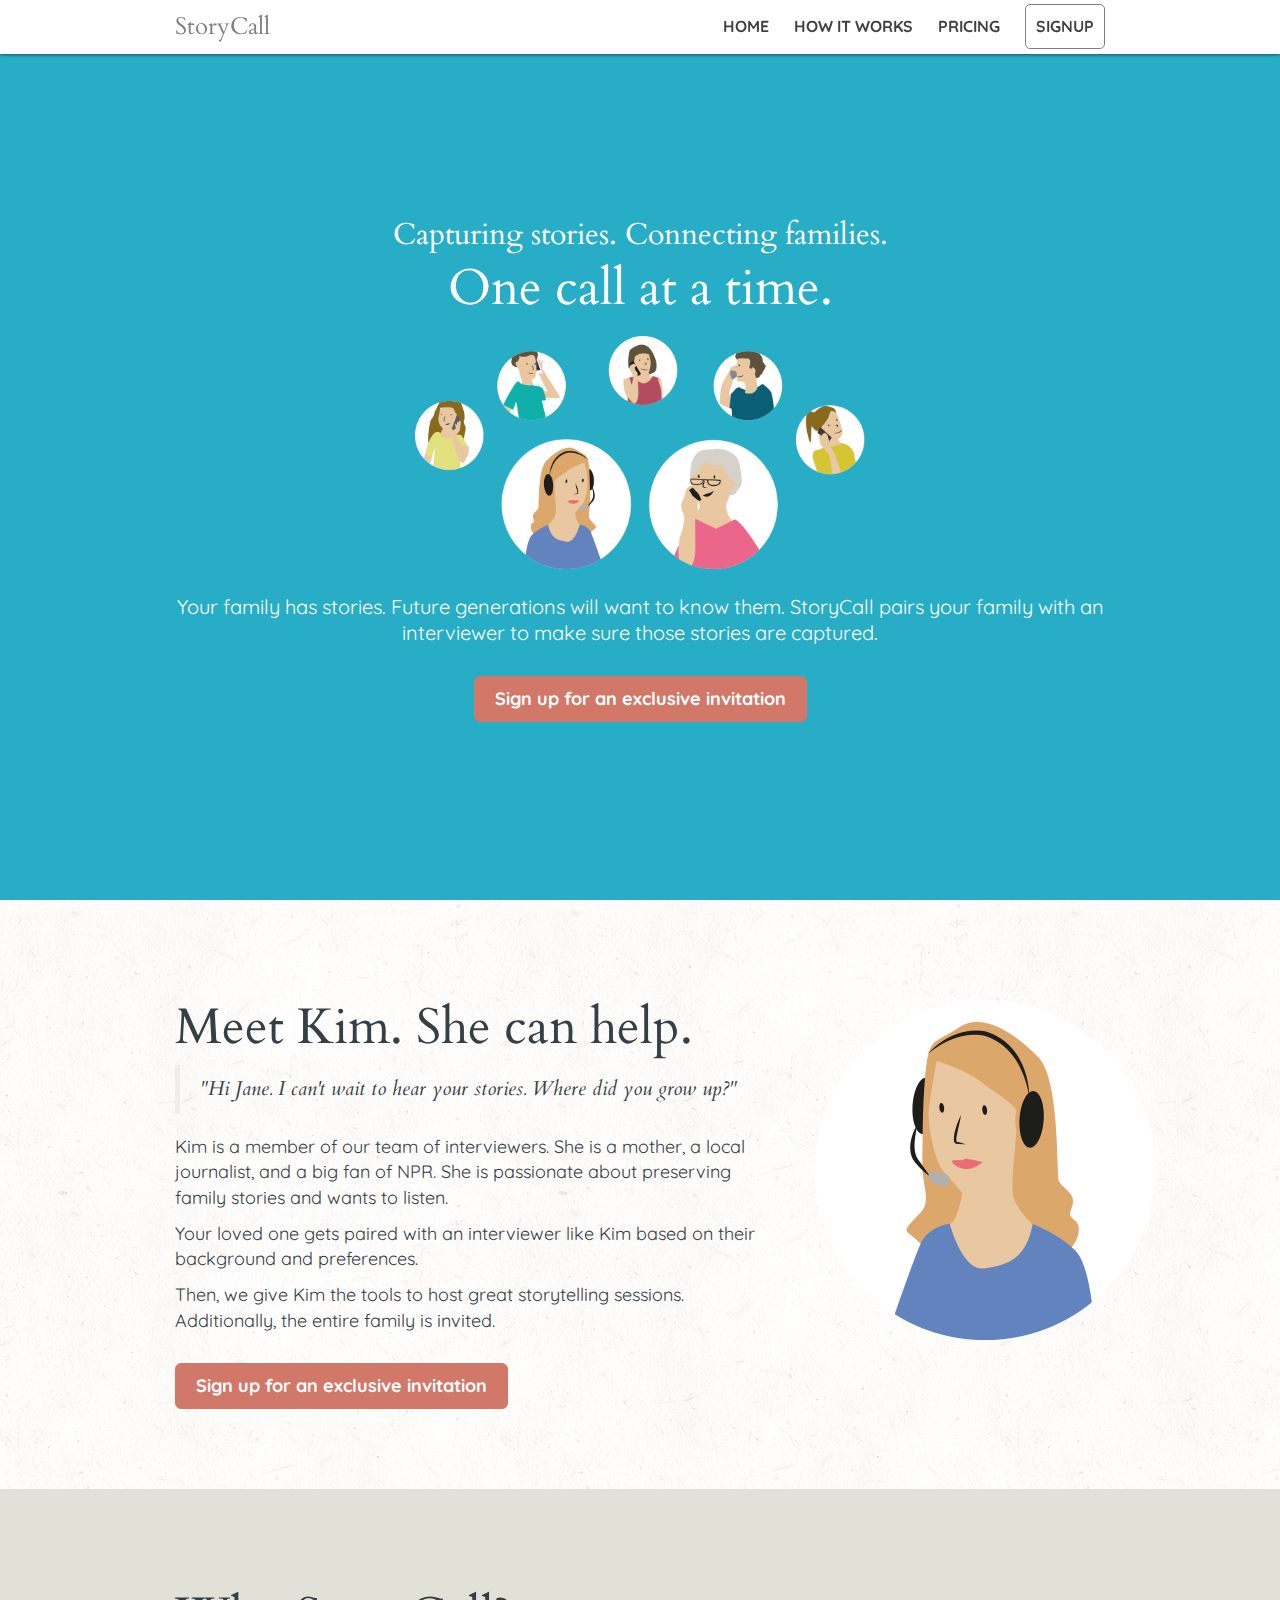
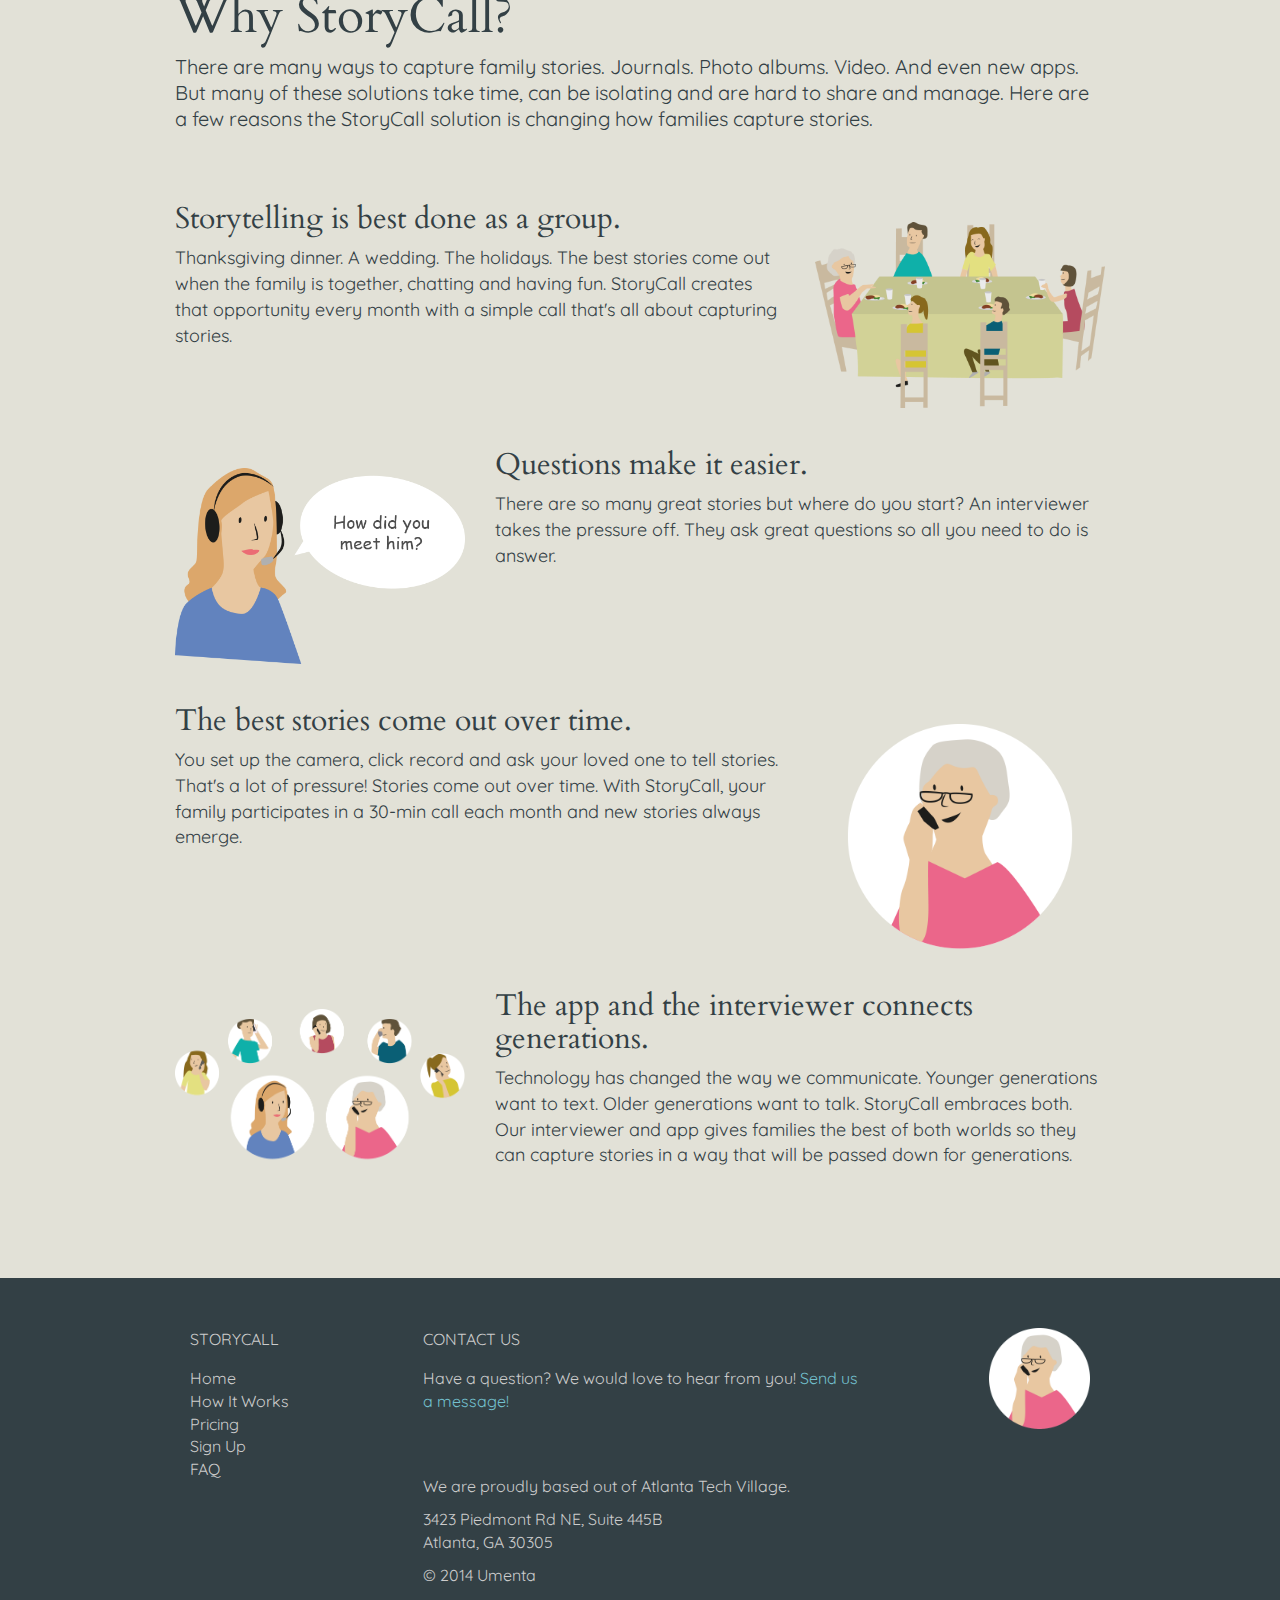
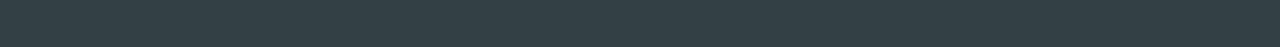
<file: flow-mktg/index.html>
<!DOCTYPE html>
<html lang="en">
  <head>
    <meta charset="utf-8">
    <meta http-equiv="X-UA-Compatible" content="IE=edge">
    <meta name="viewport" content="width=device-width, initial-scale=1">
    <meta name="description" content="">
    <meta name="author" content="">
    <link rel="shortcut icon" href="assets/ico/favicon.ico">
    <title>StoryCall</title>
    <!-- Google Web Fonts-->
    <link href="http://fonts.googleapis.com/css?family=Cardo:400,400italic,700" rel="stylesheet" type="text/css">
    <link href="http://fonts.googleapis.com/css?family=Quicksand" rel="stylesheet" type="text/css">
    <!-- Mailchimp styles-->
    <link href="http://cdn-images.mailchimp.com/embedcode/classic-081711.css" rel="stylesheet" type="text/css">
    <!-- Custom styles for this template-->
    <link href="css/common.css" rel="stylesheet">
    <!-- Font Awesome for Bootstrap-->
    <link href="css/font-awesome.min.css" rel="stylesheet">
  </head>
  <body>
    <div class="masthead">
      <div class="container">
        <h3 class="masthead-brand">StoryCall</h3>
        <ul class="nav masthead-nav">
          <li><a href="index.html">HOME</a></li>
          <li><a href="howitworks.html">HOW IT WORKS</a></li>
          <li><a href="pricing.html">PRICING</a></li>
          <li><a href="signup.html" class="nav-cta">SIGNUP</a></li>
        </ul>
      </div>
    </div>
    <section id="sectionCover" class="text-invert">
      <div class="site-wrapper">
        <div class="site-wrapper-inner">
          <div class="container">
            <h2>Capturing stories. Connecting families.</h2>
            <h1>One call at a time.</h1><img src="assets/family3.png">
            <p class="lead">Your family has stories. Future generations will want to know them. StoryCall pairs your family with an interviewer to make sure those stories are captured.</p><a href="signup.html" class="btn btn-lg btn-default">Sign up for an exclusive invitation</a>
          </div>
        </div>
      </div>
    </section>
    <section id="sectionKim">
      <div class="container"><img src="assets/interviewer.png" class="mobile">
        <div class="row">
          <div class="col-md-8 text-left">
            <h1>Meet Kim. She can help.</h1>
            <blockquote>"Hi Jane. I can't wait to hear your stories. Where did you grow up?"</blockquote>
            <p>Kim is a member of our team of interviewers. She is a mother, a local journalist, and a big fan of NPR. She is passionate about preserving family stories and wants to listen.</p>
            <p>Your loved one gets paired with an interviewer like Kim based on their background and preferences.</p>
            <p>Then, we give Kim the tools to host great storytelling sessions. Additionally, the entire family is invited.</p><a href="signup.html" class="btn btn-lg btn-default">Sign up for an exclusive invitation</a>
          </div>
          <div class="col-md-4"><img src="assets/interviewer.png" class="full"></div>
        </div>
      </div>
    </section>
    <section id="sectionWhy">
      <div class="container">
        <h1>Why StoryCall?</h1>
        <p class="lead">
          There are many ways to capture family stories. 
          Journals. Photo albums. Video. And even new apps. 
          But many of these solutions take time, can be isolating 
          and are hard to share and manage. Here are a few reasons 
          the StoryCall solution is changing how families capture 
          stories.
        </p>
        <div class="row">
          <div class="col-md-8">
            <h2>Storytelling is best done as a group.</h2>
            <p>
              Thanksgiving dinner. A wedding. The holidays. The 
              best stories come out when the family is together, 
              chatting and having fun. StoryCall creates that opportunity 
              every month with a simple call that's all about 
              capturing stories.
            </p>
          </div>
          <div class="col-md-4"><img src="assets/family-dinnertable.png"></div>
        </div>
        <div class="row">
          <div class="col-md-4 full"><img src="assets/interviewer-question.png"></div>
          <div class="col-md-8">
            <h2>Questions make it easier.</h2>
            <p>
              There are so many great stories but where do you 
              start? An interviewer takes the pressure off. They 
              ask great questions so all you need to do is answer.
            </p>
          </div>
          <div class="col-md-4 mobile"><img src="assets/interviewer-question.png"></div>
        </div>
        <div class="row">
          <div class="col-md-8">
            <h2>The best stories come out over time.</h2>
            <p>
              You set up the camera, click record and ask your loved 
              one to tell stories. That's a lot of pressure! Stories 
              come out over time. With StoryCall, your family participates 
              in a 30-min call each month and new stories always emerge.
            </p>
          </div>
          <div class="col-md-4"><img src="assets/grandma-wide.png"></div>
        </div>
        <div class="row">
          <div class="col-md-4 full"><img src="assets/family3.png"></div>
          <div class="col-md-8">
            <h2>The app and the interviewer connects generations.</h2>
            <p>
              Technology has changed the way we communicate. Younger 
              generations want to text. Older generations want to talk. 
              StoryCall embraces both. Our interviewer and app gives 
              families the best of both worlds so they can capture 
              stories in a way that will be passed down for generations.
            </p>
          </div>
          <div class="col-md-4 mobile"><img src="assets/family3.png"></div>
        </div>
      </div>
    </section>
    <div id="footer">
      <div class="container">
        <div class="row-fluid">
          <div class="col-md-3">
            <ul>
              <lh>STORYCALL</lh>
              <li><a href="index.html">Home</a></li>
              <li><a href="howitworks.html">How It Works</a></li>
              <li><a href="pricing.html">Pricing</a></li>
              <li><a href="signup.html">Sign Up</a></li>
              <li><a href="signup.html#sectionFAQ">FAQ</a></li>
            </ul>
          </div>
          <div class="col-md-6">
            <ul>
              <lh>CONTACT US</lh>
              <li class="contact">
                <p>Have a question? We would love to hear from you! <a href="https://umenta.wufoo.com/forms/z119c5i61opxo6v/" onclick="window.open(this.href,  null, 'height=517, width=680, toolbar=0, location=0, status=1, scrollbars=1, resizable=1'); return false">Send us a message!</a></p>
              </li>
            </ul></br>
            <p>We are proudly based out of <a href="http://www.atlantatechvillage.com">Atlanta Tech Village</a>.</p>
            <p>
              3423 Piedmont Rd NE, Suite 445B </br>
              Atlanta, GA 30305
            </p>
            <p>&copy; 2014 Umenta</p>
          </div>
          <div class="col-md-3 footer-brand"><img src="assets/grandma.png"></div>
        </div>
      </div>
    </div>
  </body>
</html>
</file>
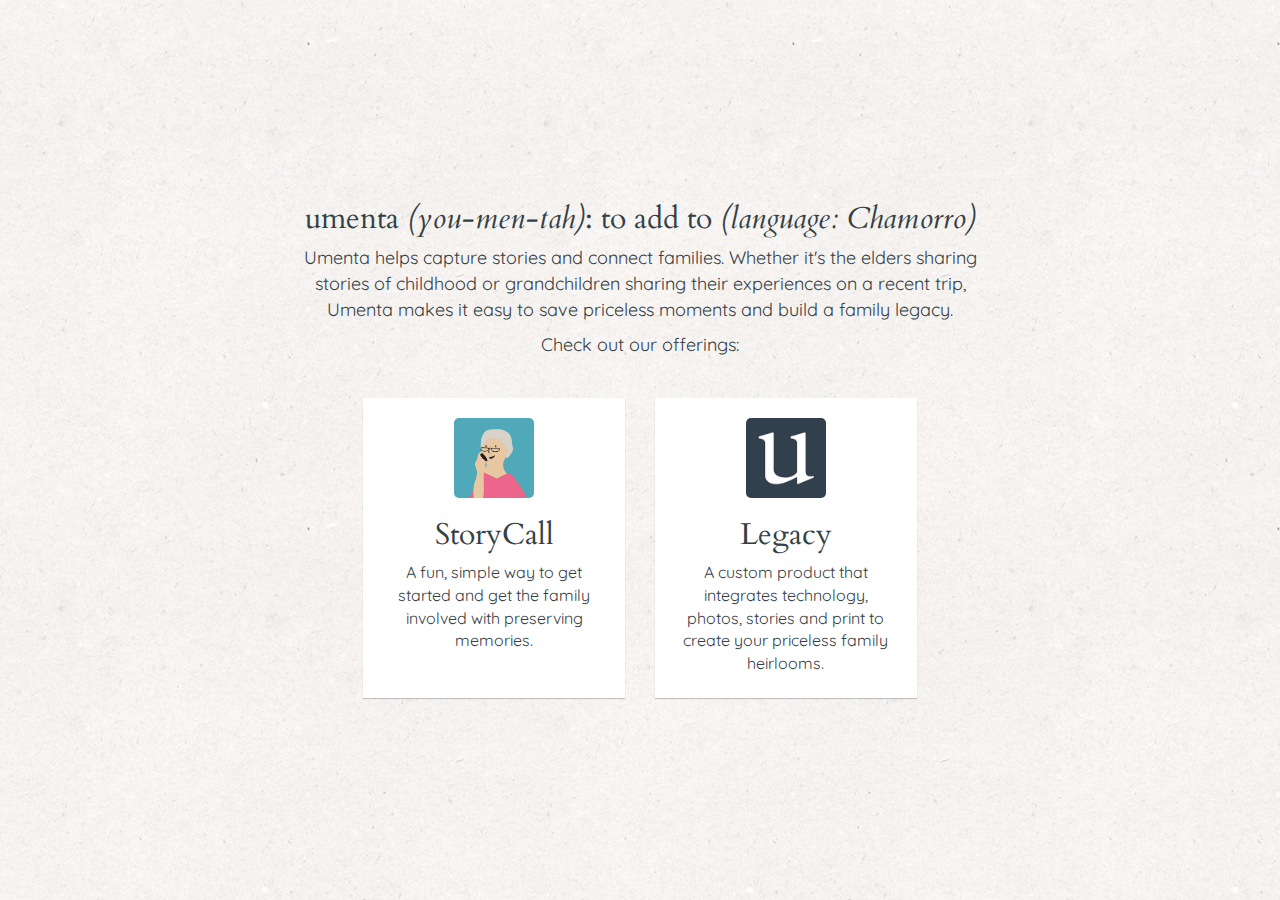
<file: home/index.html>
<!DOCTYPE html>
<html lang="en">
  <head>
    <meta charset="utf-8">
    <meta http-equiv="X-UA-Compatible" content="IE=edge">
    <meta name="viewport" content="width=device-width, initial-scale=1">
    <meta name="description" content="">
    <meta name="author" content="">
    <link rel="shortcut icon" href="assets/ico/favicon.ico">
    <title>Umenta</title>
    <!-- Google Web Fonts-->
    <link href="http://fonts.googleapis.com/css?family=Cardo:400,400italic,700" rel="stylesheet" type="text/css">
    <link href="http://fonts.googleapis.com/css?family=Quicksand" rel="stylesheet" type="text/css">
    <!-- Mailchimp styles-->
    <link href="http://cdn-images.mailchimp.com/embedcode/classic-081711.css" rel="stylesheet" type="text/css">
    <!-- Custom styles for this template-->
    <link href="css/common.css" rel="stylesheet">
    <!-- Font Awesome for Bootstrap-->
    <link href="css/font-awesome.min.css" rel="stylesheet">
  </head>
  <body>
    <div class="site-wrapper">
      <div class="site-wrapper-inner">
        <div class="description">
          <h2>umenta <em>(you-men-tah)</em>: to add to <em>(language: Chamorro)</em></h2>
          <p>
            Umenta helps capture stories and connect families. 
            Whether it's the elders sharing stories of childhood 
            or grandchildren sharing their experiences on a 
            recent trip, Umenta makes it easy to save priceless 
            moments and build a family legacy.
          </p>
          <p>Check out our offerings:</p>
        </div>
        <div class="row-fluid">
          <div class="col-md-1"></div>
          <div class="col-md-5"><a href="http://www.storycall.us" class="storycall"><img src="assets/grandma.jpg">
              <h2>StoryCall</h2>
              <p>
                A fun, simple way to get started and get the 
                family involved with preserving memories.
              </p></a></div>
          <div class="col-md-5"><a href="http://www.umenta.com" class="legacy"><img src="assets/u-400.jpg">
              <h2>Legacy</h2>
              <p>
                A custom product that integrates technology, 
                photos, stories and print to create your 
                priceless family heirlooms.
              </p></a></div>
          <div class="col-md-1"></div>
        </div>
      </div>
    </div>
  </body>
</html>
</file>
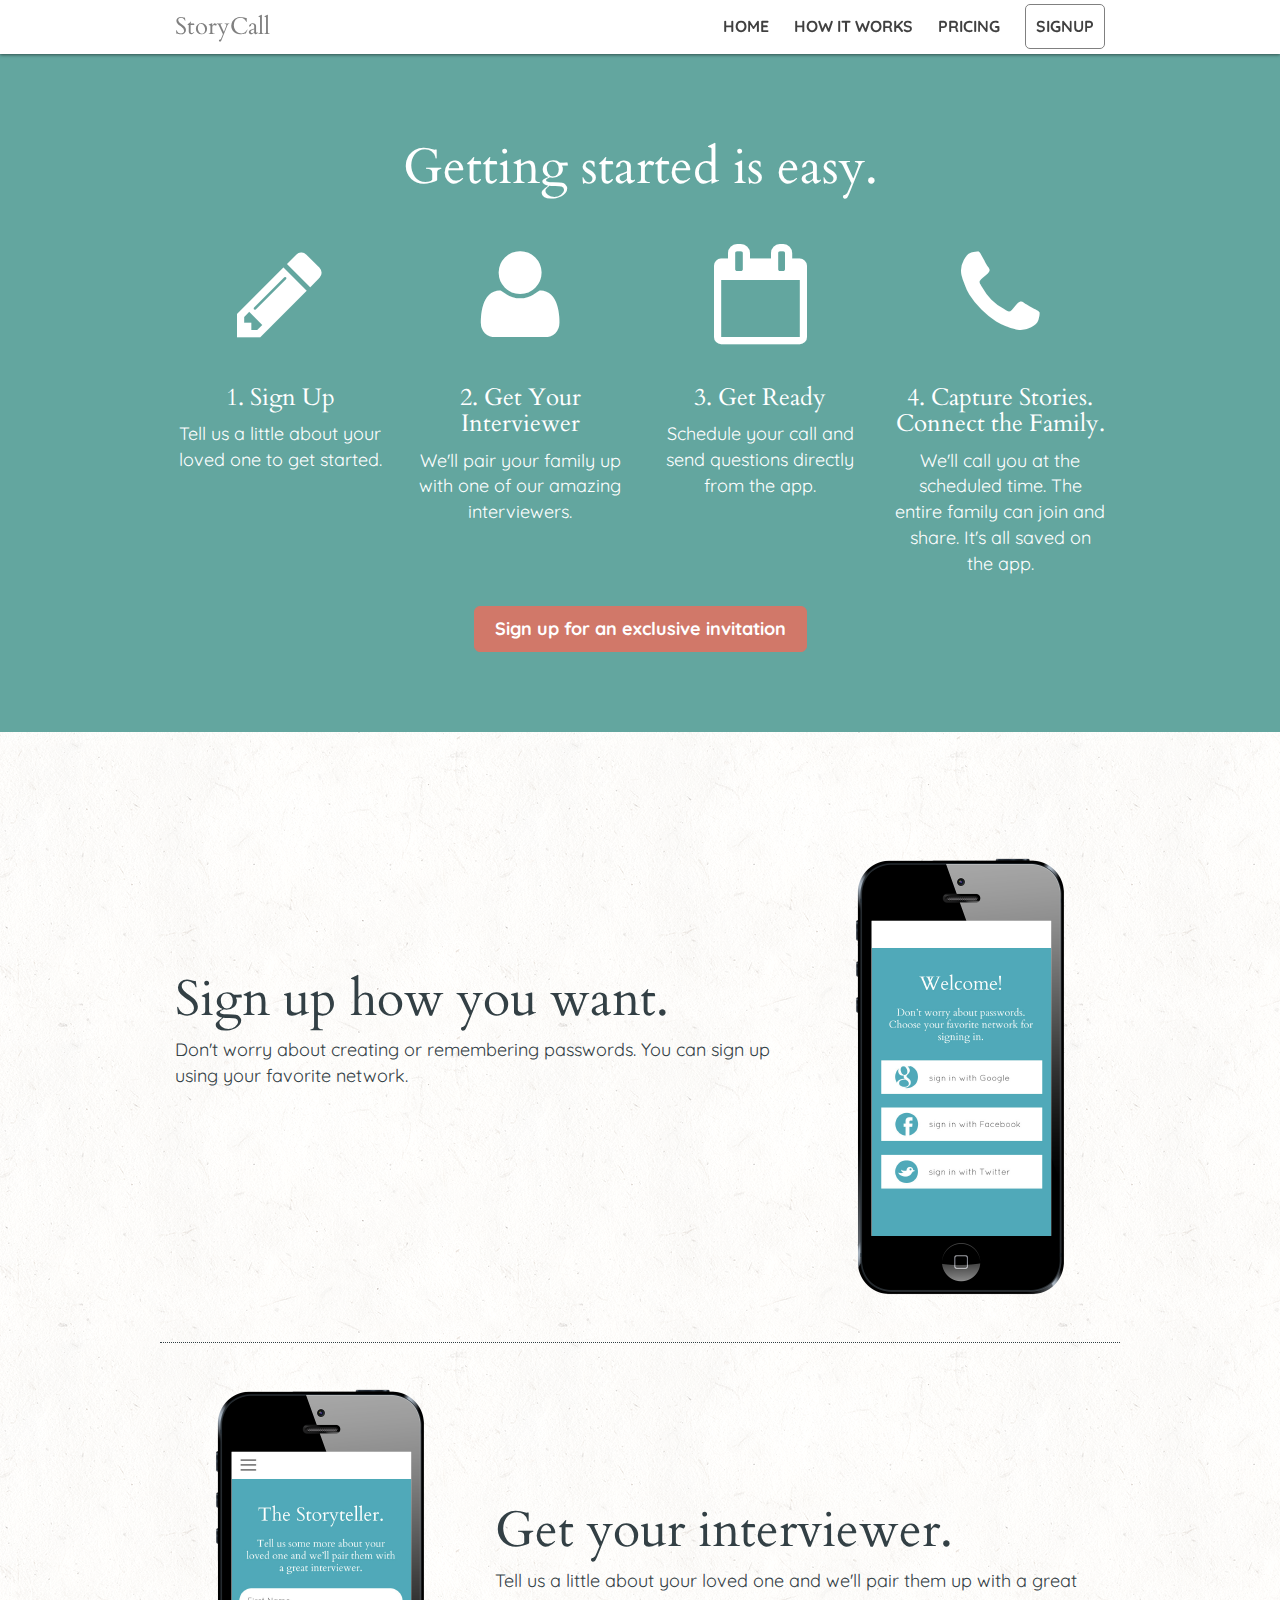
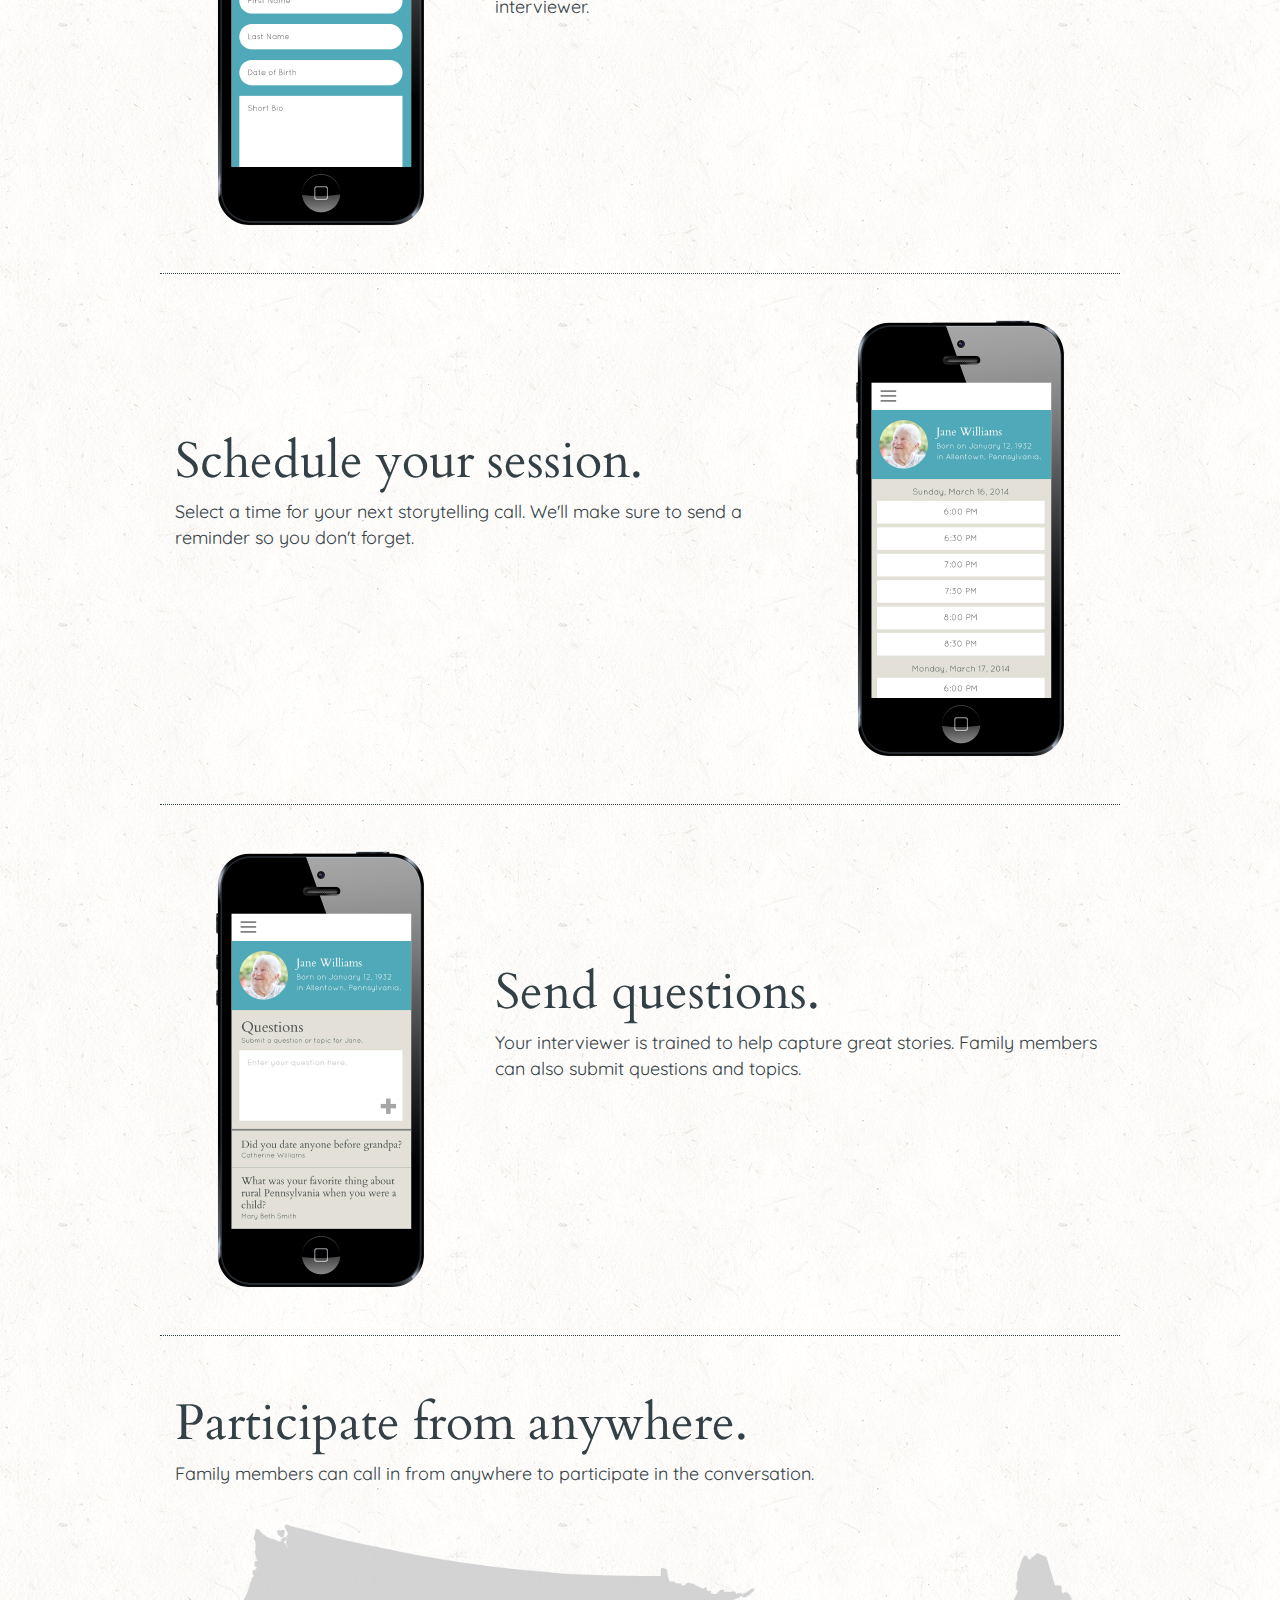
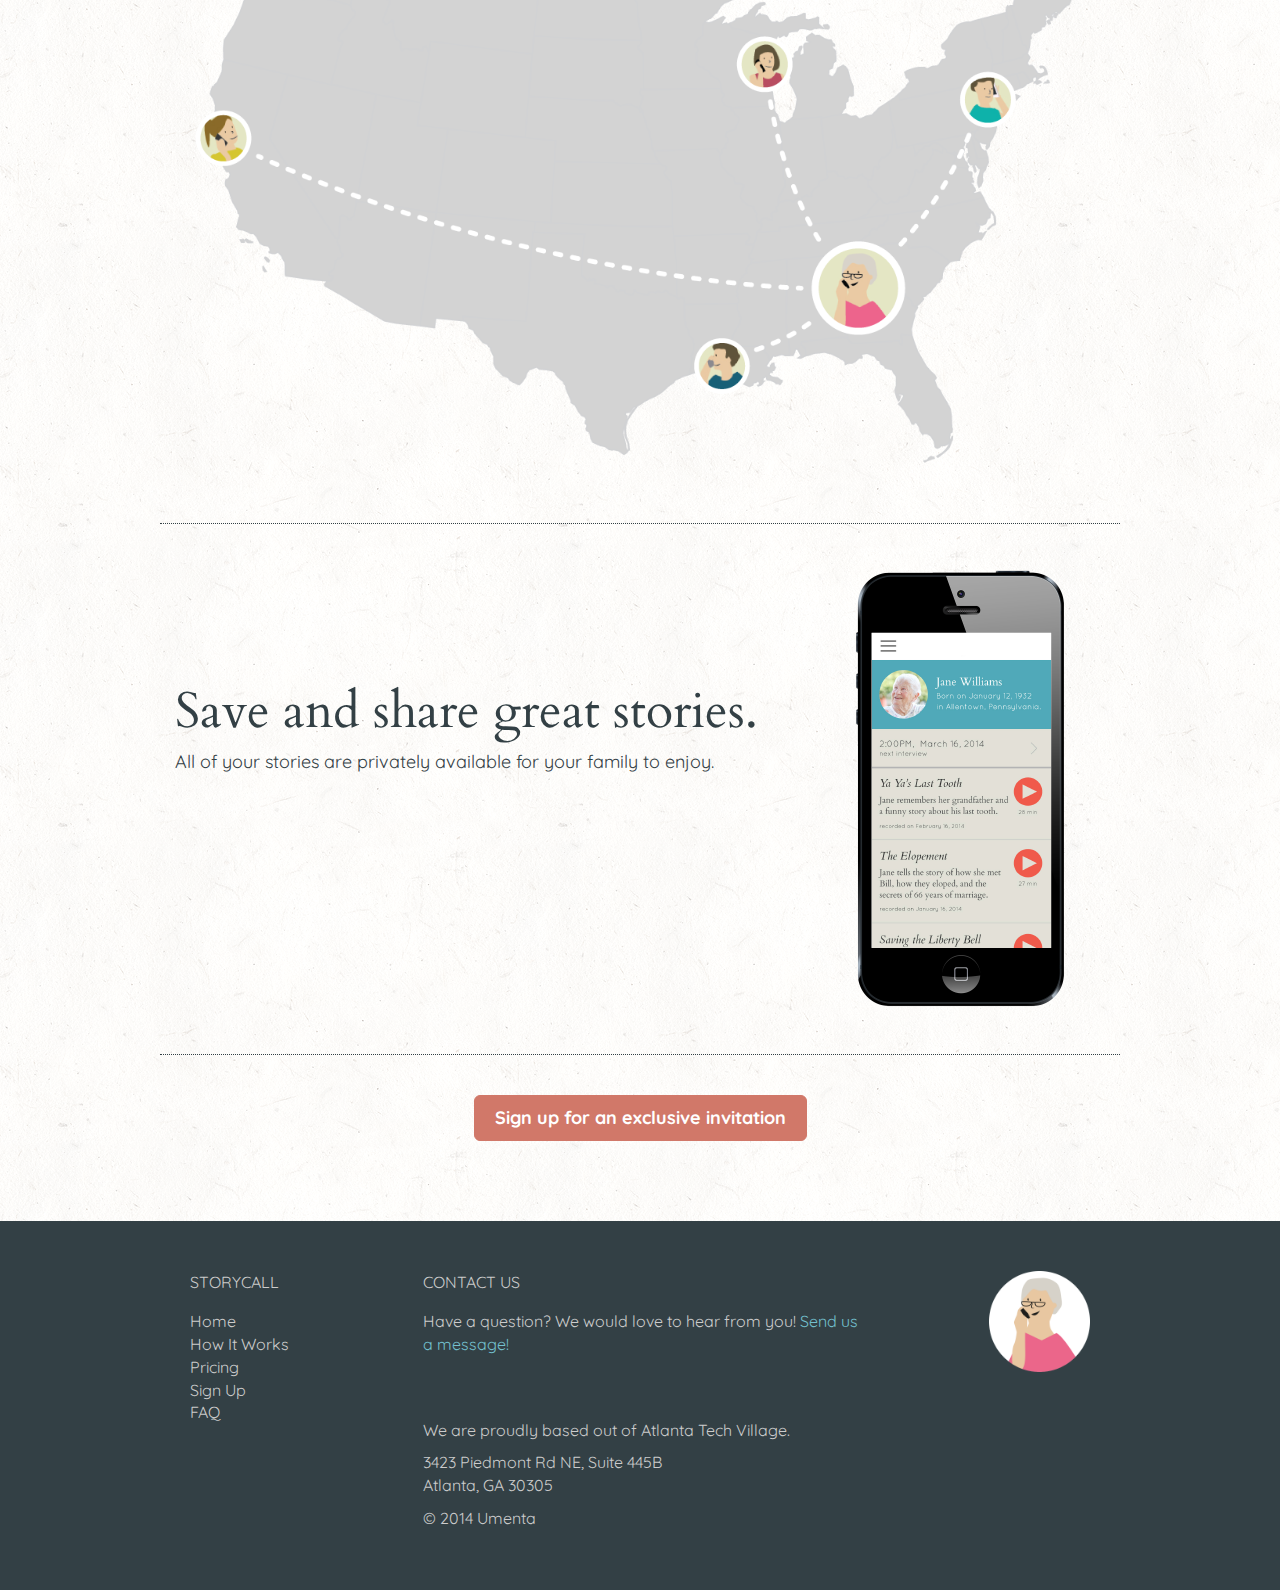
<file: flow-mktg/howitworks.html>
<!DOCTYPE html>
<html lang="en">
  <head>
    <meta charset="utf-8">
    <meta http-equiv="X-UA-Compatible" content="IE=edge">
    <meta name="viewport" content="width=device-width, initial-scale=1">
    <meta name="description" content="">
    <meta name="author" content="">
    <link rel="shortcut icon" href="assets/ico/favicon.ico">
    <title>StoryCall</title>
    <!-- Google Web Fonts-->
    <link href="http://fonts.googleapis.com/css?family=Cardo:400,400italic,700" rel="stylesheet" type="text/css">
    <link href="http://fonts.googleapis.com/css?family=Quicksand" rel="stylesheet" type="text/css">
    <!-- Mailchimp styles-->
    <link href="http://cdn-images.mailchimp.com/embedcode/classic-081711.css" rel="stylesheet" type="text/css">
    <!-- Custom styles for this template-->
    <link href="css/common.css" rel="stylesheet">
    <!-- Font Awesome for Bootstrap-->
    <link href="css/font-awesome.min.css" rel="stylesheet">
  </head>
  <body>
    <div class="masthead">
      <div class="container">
        <h3 class="masthead-brand">StoryCall</h3>
        <ul class="nav masthead-nav">
          <li><a href="index.html">HOME</a></li>
          <li><a href="howitworks.html">HOW IT WORKS</a></li>
          <li><a href="pricing.html">PRICING</a></li>
          <li><a href="signup.html" class="nav-cta">SIGNUP</a></li>
        </ul>
      </div>
    </div>
    <section id="sectionSteps" class="text-invert">
      <div class="container">
        <h1 class="section-lead">Getting started is easy.</h1>
        <div class="row">
          <div class="col-md-3"><i class="fa fa-pencil"></i>
            <h3>1. Sign Up</h3>
            <p>Tell us a little about your loved one to get started.</p>
          </div>
          <div class="col-md-3"><i class="fa fa-user"></i>
            <h3>2. Get Your Interviewer</h3>
            <p>We'll pair your family up with one of our amazing interviewers.</p>
          </div>
          <div class="col-md-3"><i class="fa fa-calendar-o"></i>
            <h3>3. Get Ready</h3>
            <p>Schedule your call and send questions directly from the app.</p>
          </div>
          <div class="col-md-3"><i class="fa fa-phone"></i>
            <h3>4. Capture Stories. Connect the Family.</h3>
            <p>We'll call you at the scheduled time. The entire family can join and share. It's all saved on the app.</p>
          </div>
        </div><a href="signup.html" class="btn btn-lg btn-default">Sign up for an exclusive invitation</a>
      </div>
    </section>
    <section id="sectionScreenshots">
      <div class="container">
        <div class="row">
          <div class="col-md-8">
            <h1>Sign up how you want.</h1>
            <p>Don't worry about creating or remembering passwords. You can sign up using your favorite network.</p>
          </div>
          <div class="col-md-4"><img src="assets/phone0.png"></div>
        </div>
        <div class="row">
          <div class="col-md-4 full"><img src="assets/phone1.png"></div>
          <div class="col-md-8">
            <h1>Get your interviewer.</h1>
            <p>Tell us a little about your loved one and we'll pair them up with a great interviewer.</p>
          </div>
          <div class="col-md-4 mobile"><img src="assets/phone1.png"></div>
        </div>
        <div class="row">
          <div class="col-md-8">
            <h1>Schedule your session.</h1>
            <p>Select a time for your next storytelling call. We'll make sure to send a reminder so you don't forget.</p>
          </div>
          <div class="col-md-4"><img src="assets/phone3.png"></div>
        </div>
        <div class="row">
          <div class="col-md-4 full"><img src="assets/phone2.png"></div>
          <div class="col-md-8">
            <h1>Send questions.</h1>
            <p>Your interviewer is trained to help capture great stories. Family members can also submit questions and topics.</p>
          </div>
          <div class="col-md-4 mobile"><img src="assets/phone2.png"></div>
        </div>
        <div class="row">
          <div class="col-md-12">
            <h1>Participate from anywhere.</h1>
            <p>Family members can call in from anywhere to participate in the conversation.</p><img src="assets/familymap.png">
          </div>
        </div>
        <div class="row">
          <div class="col-md-8">
            <h1>Save and share great stories.</h1>
            <p>All of your stories are privately available for your family to enjoy.</p>
          </div>
          <div class="col-md-4"><img src="assets/phone5.png"></div>
        </div>
        <div class="text-center"><a href="signup.html" class="btn btn-lg btn-default">Sign up for an exclusive invitation</a></div>
      </div>
    </section>
    <div id="footer">
      <div class="container">
        <div class="row-fluid">
          <div class="col-md-3">
            <ul>
              <lh>STORYCALL</lh>
              <li><a href="index.html">Home</a></li>
              <li><a href="howitworks.html">How It Works</a></li>
              <li><a href="pricing.html">Pricing</a></li>
              <li><a href="signup.html">Sign Up</a></li>
              <li><a href="signup.html#sectionFAQ">FAQ</a></li>
            </ul>
          </div>
          <div class="col-md-6">
            <ul>
              <lh>CONTACT US</lh>
              <li class="contact">
                <p>Have a question? We would love to hear from you! <a href="https://umenta.wufoo.com/forms/z119c5i61opxo6v/" onclick="window.open(this.href,  null, 'height=517, width=680, toolbar=0, location=0, status=1, scrollbars=1, resizable=1'); return false">Send us a message!</a></p>
              </li>
            </ul></br>
            <p>We are proudly based out of <a href="http://www.atlantatechvillage.com">Atlanta Tech Village</a>.</p>
            <p>
              3423 Piedmont Rd NE, Suite 445B </br>
              Atlanta, GA 30305
            </p>
            <p>&copy; 2014 Umenta</p>
          </div>
          <div class="col-md-3 footer-brand"><img src="assets/grandma.png"></div>
        </div>
      </div>
    </div>
  </body>
</html>
</file>
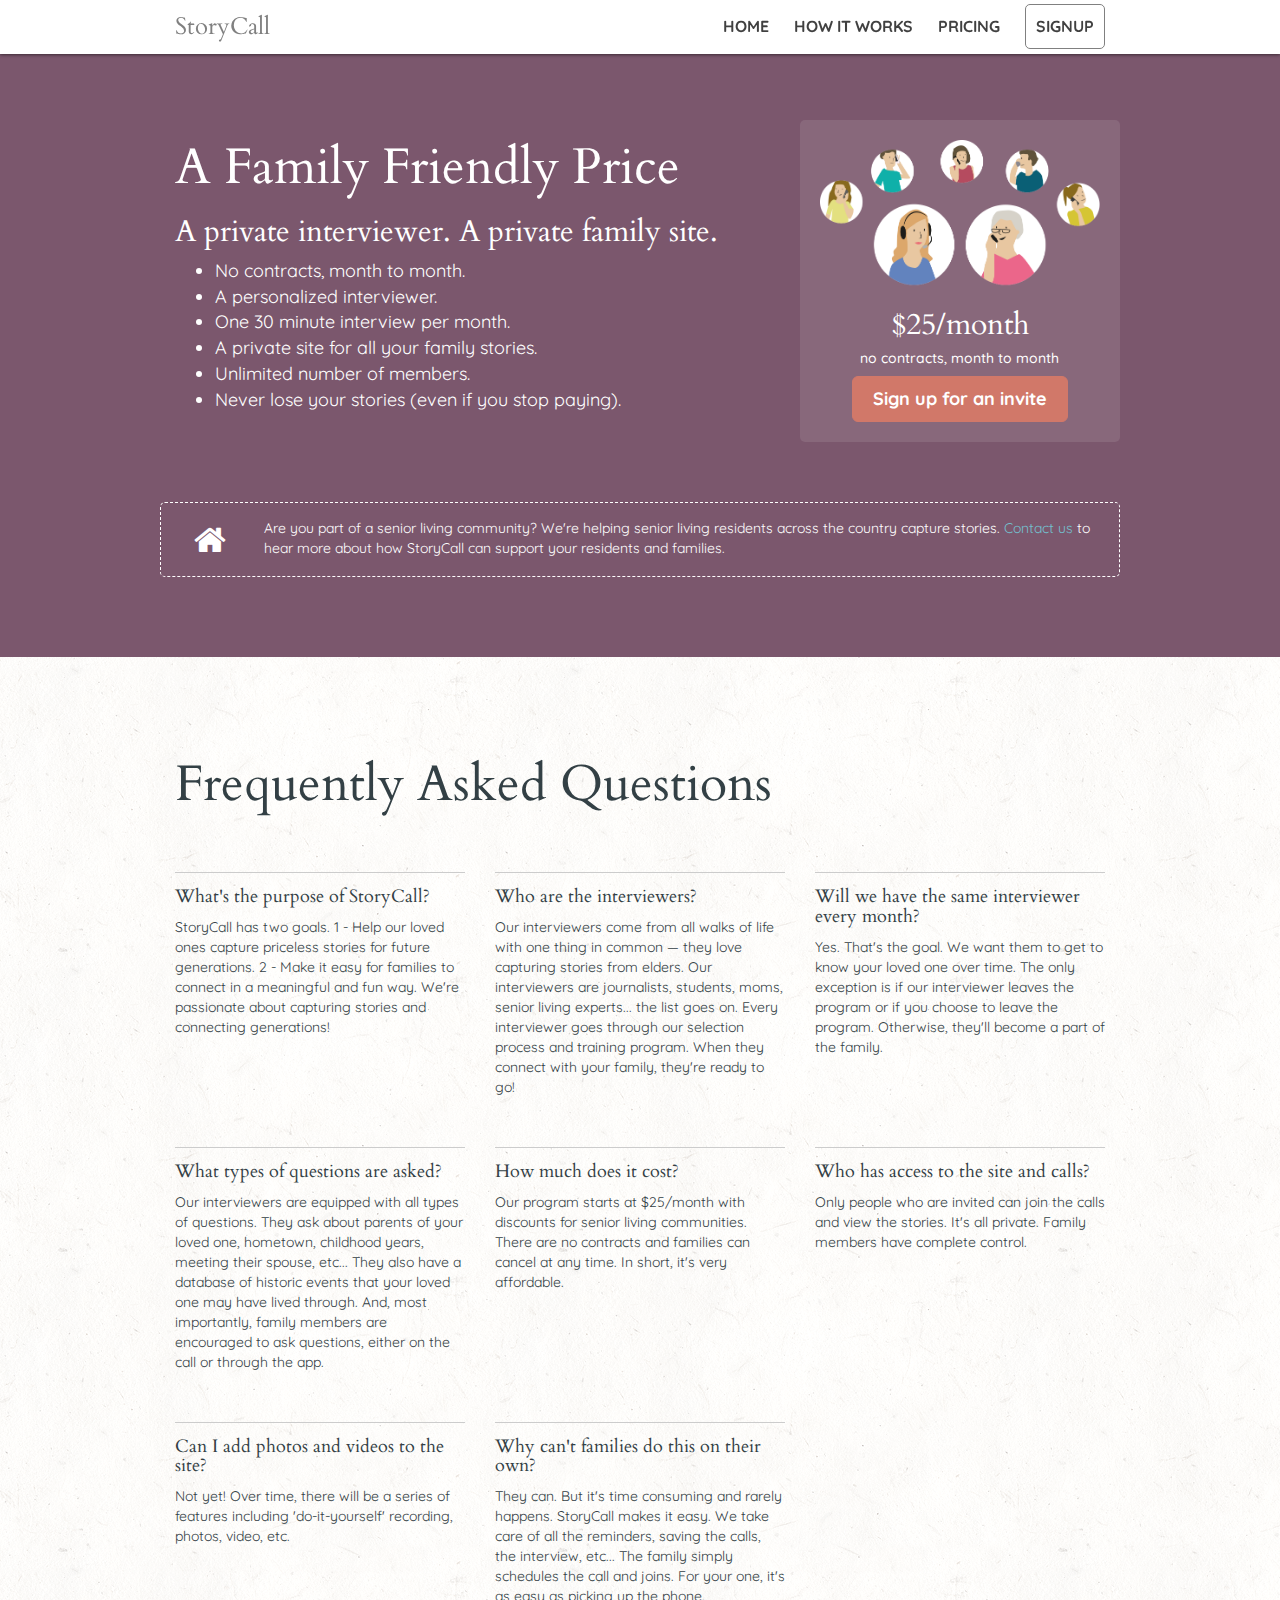
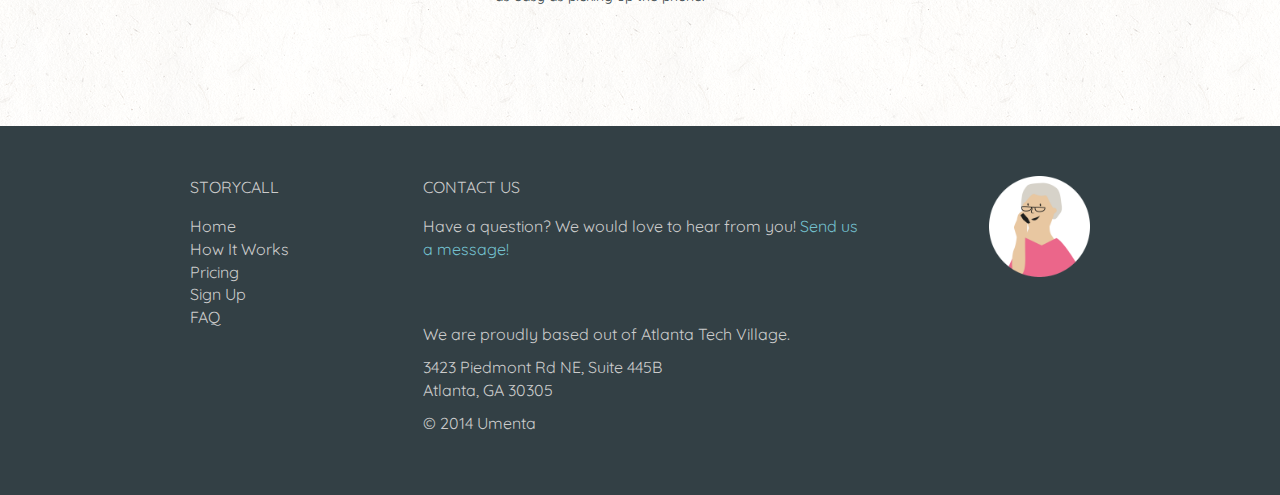
<file: flow-mktg/pricing.html>
<!DOCTYPE html>
<html lang="en">
  <head>
    <meta charset="utf-8">
    <meta http-equiv="X-UA-Compatible" content="IE=edge">
    <meta name="viewport" content="width=device-width, initial-scale=1">
    <meta name="description" content="">
    <meta name="author" content="">
    <link rel="shortcut icon" href="assets/ico/favicon.ico">
    <title>StoryCall</title>
    <!-- Google Web Fonts-->
    <link href="http://fonts.googleapis.com/css?family=Cardo:400,400italic,700" rel="stylesheet" type="text/css">
    <link href="http://fonts.googleapis.com/css?family=Quicksand" rel="stylesheet" type="text/css">
    <!-- Mailchimp styles-->
    <link href="http://cdn-images.mailchimp.com/embedcode/classic-081711.css" rel="stylesheet" type="text/css">
    <!-- Custom styles for this template-->
    <link href="css/common.css" rel="stylesheet">
    <!-- Font Awesome for Bootstrap-->
    <link href="css/font-awesome.min.css" rel="stylesheet">
  </head>
  <body>
    <div class="masthead">
      <div class="container">
        <h3 class="masthead-brand">StoryCall</h3>
        <ul class="nav masthead-nav">
          <li><a href="index.html">HOME</a></li>
          <li><a href="howitworks.html">HOW IT WORKS</a></li>
          <li><a href="pricing.html">PRICING</a></li>
          <li><a href="signup.html" class="nav-cta">SIGNUP</a></li>
        </ul>
      </div>
    </div>
    <section id="sectionPricing" class="text-invert">
      <div class="container text-left">
        <div class="row">
          <div class="col-md-8">
            <h1>A Family Friendly Price</h1>
            <h2>A private interviewer. A private family site.</h2>
            <ul>
              <li>No contracts, month to month.</li>
              <li>A personalized interviewer.</li>
              <li>One 30 minute interview per month.</li>
              <li>A private site for all your family stories.</li>
              <li>Unlimited number of members.</li>
              <li>Never lose your stories (even if you stop paying).</li>
            </ul>
          </div>
          <div class="col-md-4"><img src="assets/family3.png">
            <h2>$25/month</h2>
            <h5>no contracts, month to month</h5><a href="signup.html" class="btn btn-lg btn-default">Sign up for an invite</a>
          </div>
        </div>
        <div class="row w-seniorliving">
          <div class="col-md-1"><i class="fa fa-home"></i></div>
          <div class="col-md-11">
            <p>
              Are you part of a senior living community? We're helping 
              senior living residents across the country capture stories. <a href="https://umenta.wufoo.com/forms/zkrf1qf1ev58ey/" onclick="window.open(this.href,  null, 'height=717, width=680, toolbar=0, location=0, status=1, scrollbars=1, resizable=1'); return false">Contact us</a> to hear more about how StoryCall can support your 
              residents and families.
            </p>
          </div>
        </div>
      </div>
    </section>
    <section id="sectionFAQ">
      <div class="container text-left">   
        <h1 class="section-lead">Frequently Asked Questions</h1>
        <div class="row">
          <div class="col-md-4">
            <h4>What's the purpose of StoryCall?</h4>
            <p>
              StoryCall has two goals. 1 - Help our loved ones capture 
              priceless stories for future generations. 2 - Make it 
              easy for families to connect in a meaningful and fun way. 
              We're passionate about capturing stories and connecting 
              generations!
            </p>
          </div>
          <div class="col-md-4">
            <h4>Who are the interviewers?</h4>
            <p>
              Our interviewers come from all walks of life with one 
              thing in common &#8212; they love capturing stories from 
              elders. Our interviewers are journalists, students, moms, 
              senior living experts... the list goes on. Every 
              interviewer goes through our selection process and 
              training program. When they connect with your family, 
              they're ready to go!
            </p>
          </div>
          <div class="col-md-4">
            <h4>Will we have the same interviewer every month?</h4>
            <p>
              Yes. That's the goal. We want them to get to know your 
              loved one over time. The only exception is if our 
              interviewer leaves the program or if you choose to 
              leave the program. Otherwise, they'll become a part of 
              the family.
            </p>
          </div>
        </div>
        <div class="row">
          <div class="col-md-4">
            <h4>What types of questions are asked?</h4>
            <p>
              Our interviewers are equipped with all types of 
              questions. They ask about parents of your loved one, 
              hometown, childhood years, meeting their spouse, etc... 
              They also have a database of historic events that your 
              loved one may have lived through. And, most importantly, 
              family members are encouraged to ask questions, either on 
              the call or through the app.
            </p>
          </div>
          <div class="col-md-4">
            <h4>How much does it cost?</h4>
            <p>
              Our program starts at $25/month with discounts for 
              senior living communities. There are no contracts and 
              families can cancel at any time. In short, it's very 
              affordable.
            </p>
          </div>
          <div class="col-md-4">
            <h4>Who has access to the site and calls?</h4>
            <p>
              Only people who are invited can join the calls and view 
              the stories. It's all private. Family members have 
              complete control.
            </p>
          </div>
        </div>
        <div class="row">
          <div class="col-md-4">
            <h4>Can I add photos and videos to the site?</h4>
            <p>
              Not yet! Over time, there will be a series of features 
              including 'do-it-yourself' recording, photos, video, etc.
            </p>
          </div>
          <div class="col-md-4">
            <h4>Why can't families do this on their own?</h4>
            <p>
              They can. But it's time consuming and rarely happens. 
              StoryCall makes it easy. We take care of all the 
              reminders, saving the calls, the interview, etc... The 
              family simply schedules the call and joins. For your 
              one, it's as easy as picking up the phone.
            </p>
          </div>
        </div>
      </div>
    </section>
    <div id="footer">
      <div class="container">
        <div class="row-fluid">
          <div class="col-md-3">
            <ul>
              <lh>STORYCALL</lh>
              <li><a href="index.html">Home</a></li>
              <li><a href="howitworks.html">How It Works</a></li>
              <li><a href="pricing.html">Pricing</a></li>
              <li><a href="signup.html">Sign Up</a></li>
              <li><a href="signup.html#sectionFAQ">FAQ</a></li>
            </ul>
          </div>
          <div class="col-md-6">
            <ul>
              <lh>CONTACT US</lh>
              <li class="contact">
                <p>Have a question? We would love to hear from you! <a href="https://umenta.wufoo.com/forms/z119c5i61opxo6v/" onclick="window.open(this.href,  null, 'height=517, width=680, toolbar=0, location=0, status=1, scrollbars=1, resizable=1'); return false">Send us a message!</a></p>
              </li>
            </ul></br>
            <p>We are proudly based out of <a href="http://www.atlantatechvillage.com">Atlanta Tech Village</a>.</p>
            <p>
              3423 Piedmont Rd NE, Suite 445B </br>
              Atlanta, GA 30305
            </p>
            <p>&copy; 2014 Umenta</p>
          </div>
          <div class="col-md-3 footer-brand"><img src="assets/grandma.png"></div>
        </div>
      </div>
    </div>
  </body>
</html>
</file>
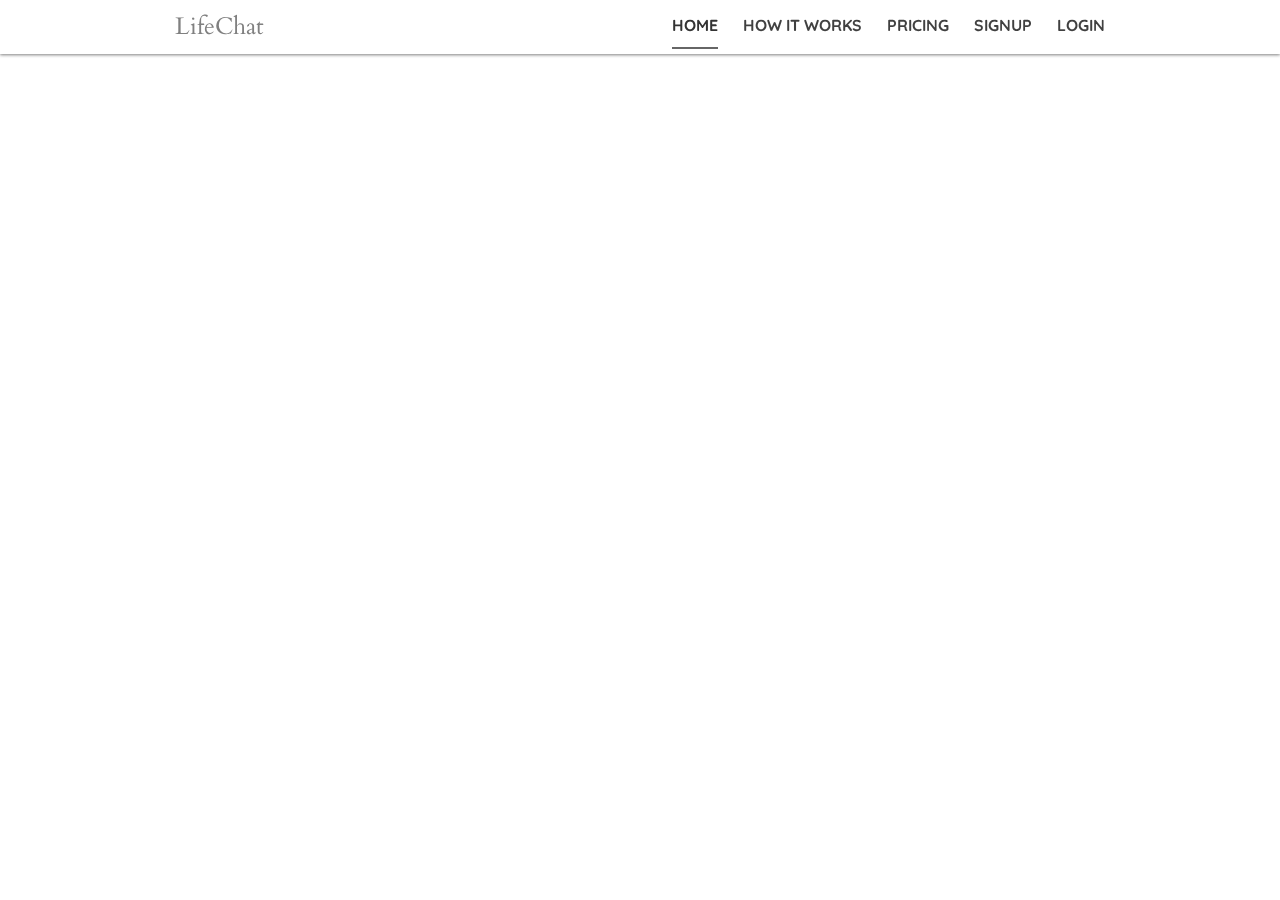
<file: flow-mktg/seniorliving.html>
<!DOCTYPE html>
<html lang="en">
  <head>
    <meta charset="utf-8">
    <meta http-equiv="X-UA-Compatible" content="IE=edge">
    <meta name="viewport" content="width=device-width, initial-scale=1">
    <meta name="description" content="">
    <meta name="author" content="">
    <link rel="shortcut icon" href="assets/ico/favicon.ico">
    <title>LifeChat</title>
    <!-- Google Web Fonts-->
    <link href="http://fonts.googleapis.com/css?family=Cardo" rel="stylesheet" type="text/css">
    <link href="http://fonts.googleapis.com/css?family=Quicksand" rel="stylesheet" type="text/css">
    <!-- Custom styles for this template-->
    <link href="css/common.css" rel="stylesheet">
    <!-- Font Awesome for Bootstrap-->
    <link href="css/font-awesome.min.css" rel="stylesheet">
  </head>
  <body>
    <div class="masthead">
      <div class="container">
        <div class="inner">
          <h3 class="masthead-brand">LifeChat</h3>
          <ul class="nav masthead-nav">
            <li class="active"><a href="index.html">HOME</a></li>
            <li><a href="howitworks.html">HOW IT WORKS</a></li>
            <li><a href="pricing.html">PRICING</a></li>
            <li><a href="signup.html">SIGNUP</a></li>
            <li><a href="login.html">LOGIN</a></li>
          </ul>
        </div>
      </div>
    </div>
    <section></section>
  </body>
</html>
</file>
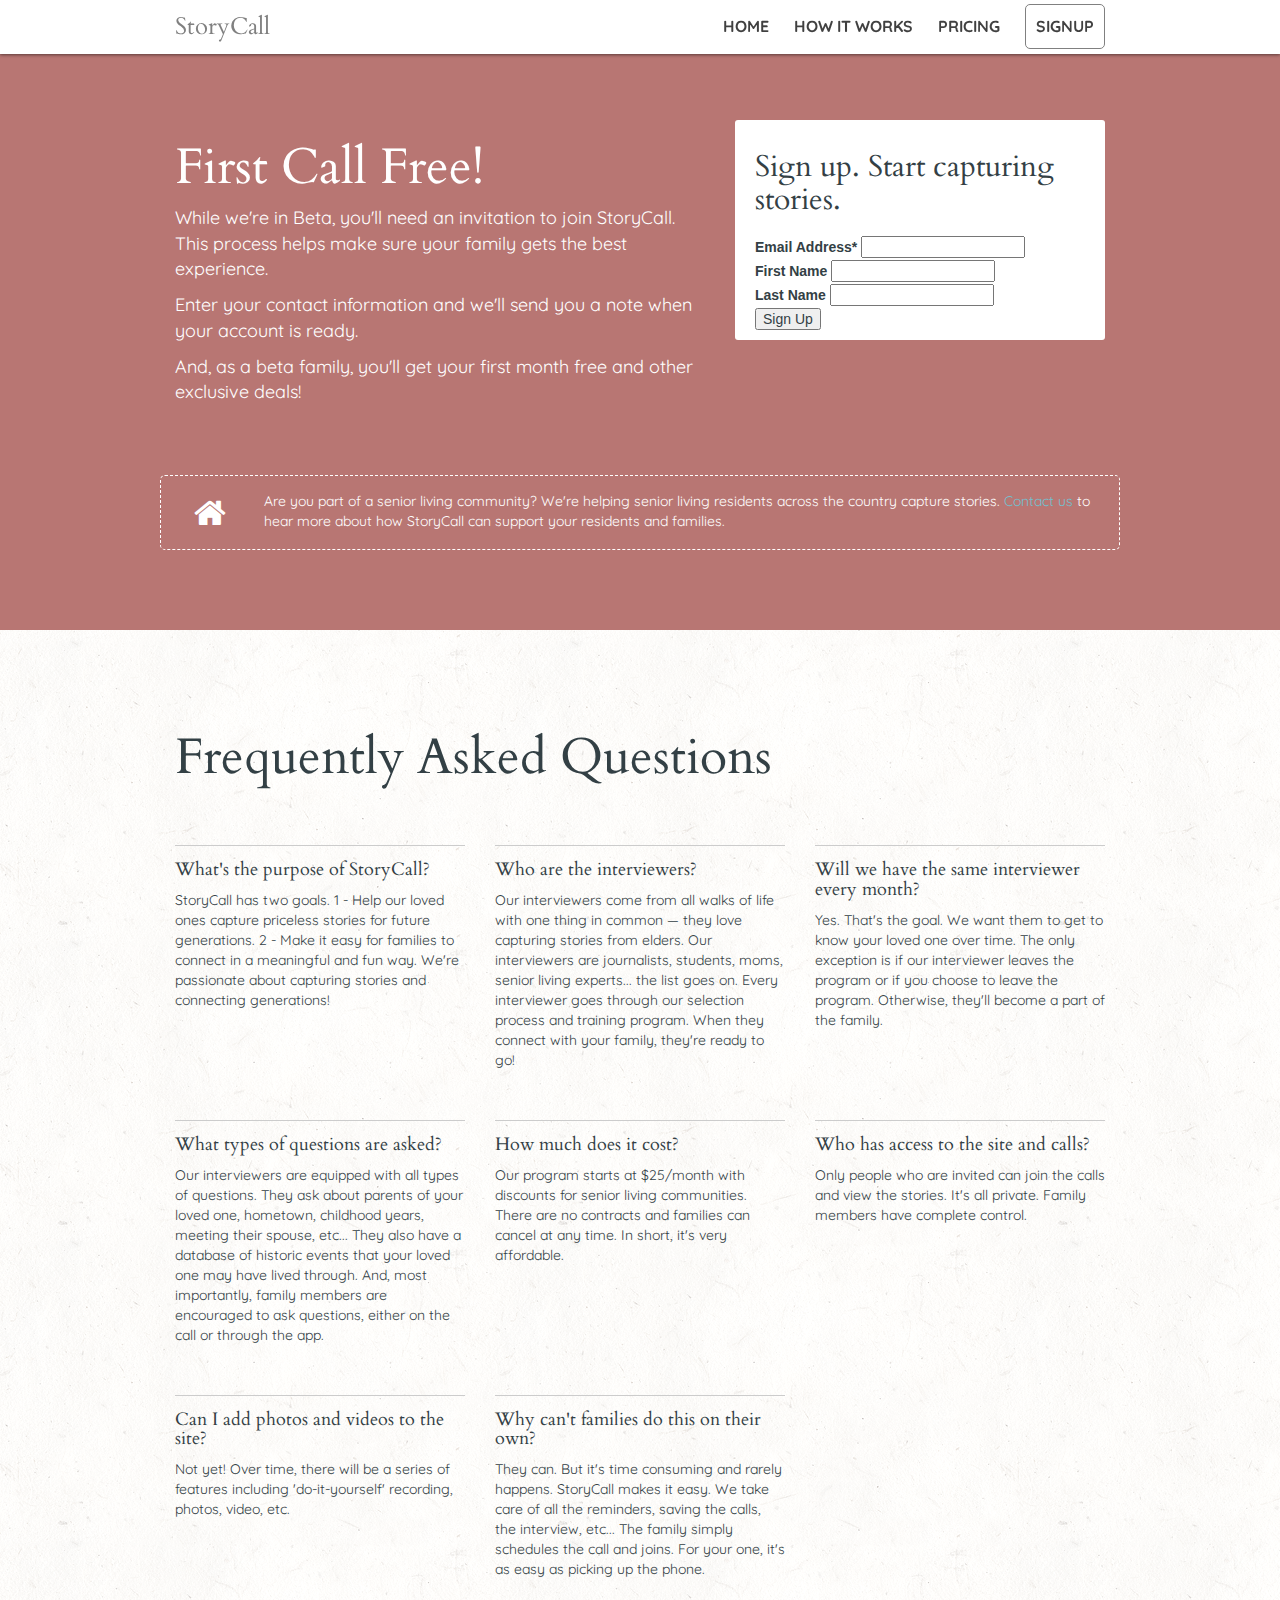
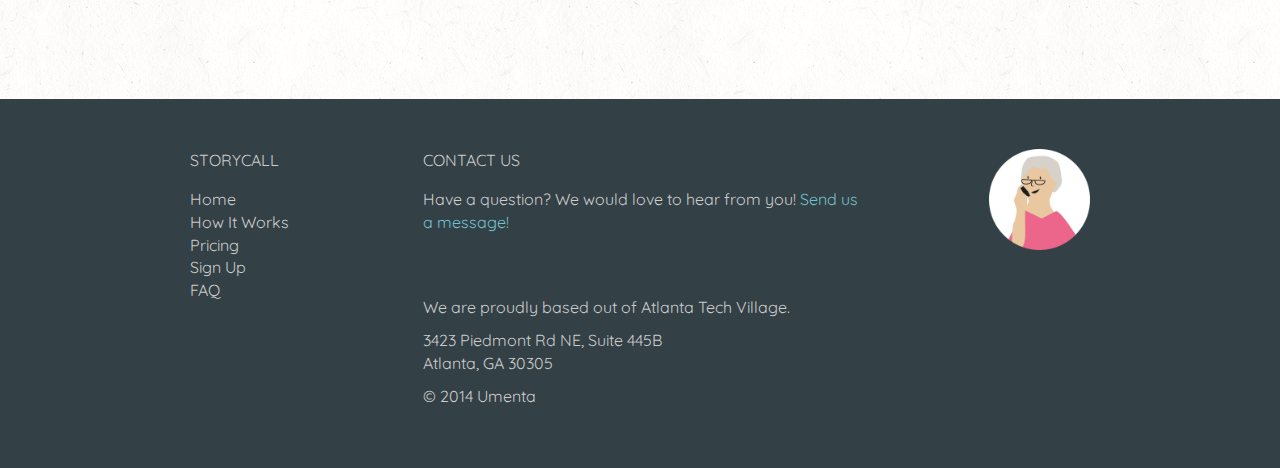
<file: flow-mktg/signup.html>
<!DOCTYPE html>
<html lang="en">
  <head>
    <meta charset="utf-8">
    <meta http-equiv="X-UA-Compatible" content="IE=edge">
    <meta name="viewport" content="width=device-width, initial-scale=1">
    <meta name="description" content="">
    <meta name="author" content="">
    <link rel="shortcut icon" href="assets/ico/favicon.ico">
    <title>StoryCall</title>
    <!-- Google Web Fonts-->
    <link href="http://fonts.googleapis.com/css?family=Cardo:400,400italic,700" rel="stylesheet" type="text/css">
    <link href="http://fonts.googleapis.com/css?family=Quicksand" rel="stylesheet" type="text/css">
    <!-- Mailchimp styles-->
    <link href="http://cdn-images.mailchimp.com/embedcode/classic-081711.css" rel="stylesheet" type="text/css">
    <!-- Custom styles for this template-->
    <link href="css/common.css" rel="stylesheet">
    <!-- Font Awesome for Bootstrap-->
    <link href="css/font-awesome.min.css" rel="stylesheet">
  </head>
  <body>
    <div class="masthead">
      <div class="container">
        <h3 class="masthead-brand">StoryCall</h3>
        <ul class="nav masthead-nav">
          <li><a href="index.html">HOME</a></li>
          <li><a href="howitworks.html">HOW IT WORKS</a></li>
          <li><a href="pricing.html">PRICING</a></li>
          <li><a href="signup.html" class="nav-cta">SIGNUP</a></li>
        </ul>
      </div>
    </div>
    <section id="sectionSignup">
      <div class="container text-left">
        <div class="row">
          <div class="col-md-7">
            <h1>First Call Free!</h1>
            <p>
              While we're in Beta, you'll need an invitation to 
              join StoryCall. This process helps make sure your 
              family gets the best experience.
            </p>
            <p>
              Enter your contact information and we'll send you a 
              note when your account is ready.
            </p>
            <p>
              And, as a beta family, you'll get your first month 
              free and other exclusive deals!
            </p>
          </div>
          <div class="col-md-5">
            <div id="mc_embed_signup">
              <form id="mc-embedded-subscribe-form" action="http://storycall.us4.list-manage1.com/subscribe/post?u=12223ad4445900b2ce9628bd3&amp;amp;id=d66fe93cf1" method="post" name="mc-embedded-subscribe-form" target="_blank" novalidate class="validate">
                <h2>Sign up. Start capturing stories.</h2>
                <div class="mc-field-group">
                  <label for="mce-EMAIL">Email Address<span class="asterisk">*</span></label>
                  <input id="mce-EMAIL" type="email" value="" name="EMAIL" class="required email">
                </div>
                <div class="mc-field-group">
                  <label for="mce-FNAME">First Name</label>
                  <input id="mce-FNAME" type="text" value="" name="FNAME">
                </div>
                <div class="mc-field-group">
                  <label for="mce-LNAME">Last Name</label>
                  <input id="mce-LNAME" type="text" value="" name="LNAME">
                </div>
                <div id="mce-responses" class="clear">
                  <div id="mce-error-response" style="display:none" class="response"></div>
                  <div id="mce-success-response" style="display:none" class="response"></div><!-- real people should not fill this in and expect good things - do not remove this or risk form bot signups-->
                </div>
                <div style="position: absolute; left: -5000px;">
                  <input type="text" name="b_12223ad4445900b2ce9628bd3_d66fe93cf1" value="">
                </div>
                <div class="clear">
                  <input id="mc-embedded-subscribe" type="submit" value="Sign Up" name="subscribe" class="button">
                </div>
              </form>
            </div>
          </div>
        </div>
        <div class="row w-seniorliving">
          <div class="col-md-1"><i class="fa fa-home"></i></div>
          <div class="col-md-11">
            <p>
              Are you part of a senior living community? We're helping 
              senior living residents across the country capture stories. <a href="https://umenta.wufoo.com/forms/zkrf1qf1ev58ey/" onclick="window.open(this.href,  null, 'height=717, width=680, toolbar=0, location=0, status=1, scrollbars=1, resizable=1'); return false">Contact us</a> to hear more about how StoryCall can support your 
              residents and families.
            </p>
          </div>
        </div>
      </div>
    </section>
    <section id="sectionFAQ">
      <div class="container text-left">   
        <h1 class="section-lead">Frequently Asked Questions</h1>
        <div class="row">
          <div class="col-md-4">
            <h4>What's the purpose of StoryCall?</h4>
            <p>
              StoryCall has two goals. 1 - Help our loved ones capture 
              priceless stories for future generations. 2 - Make it 
              easy for families to connect in a meaningful and fun way. 
              We're passionate about capturing stories and connecting 
              generations!
            </p>
          </div>
          <div class="col-md-4">
            <h4>Who are the interviewers?</h4>
            <p>
              Our interviewers come from all walks of life with one 
              thing in common &#8212; they love capturing stories from 
              elders. Our interviewers are journalists, students, moms, 
              senior living experts... the list goes on. Every 
              interviewer goes through our selection process and 
              training program. When they connect with your family, 
              they're ready to go!
            </p>
          </div>
          <div class="col-md-4">
            <h4>Will we have the same interviewer every month?</h4>
            <p>
              Yes. That's the goal. We want them to get to know your 
              loved one over time. The only exception is if our 
              interviewer leaves the program or if you choose to 
              leave the program. Otherwise, they'll become a part of 
              the family.
            </p>
          </div>
        </div>
        <div class="row">
          <div class="col-md-4">
            <h4>What types of questions are asked?</h4>
            <p>
              Our interviewers are equipped with all types of 
              questions. They ask about parents of your loved one, 
              hometown, childhood years, meeting their spouse, etc... 
              They also have a database of historic events that your 
              loved one may have lived through. And, most importantly, 
              family members are encouraged to ask questions, either on 
              the call or through the app.
            </p>
          </div>
          <div class="col-md-4">
            <h4>How much does it cost?</h4>
            <p>
              Our program starts at $25/month with discounts for 
              senior living communities. There are no contracts and 
              families can cancel at any time. In short, it's very 
              affordable.
            </p>
          </div>
          <div class="col-md-4">
            <h4>Who has access to the site and calls?</h4>
            <p>
              Only people who are invited can join the calls and view 
              the stories. It's all private. Family members have 
              complete control.
            </p>
          </div>
        </div>
        <div class="row">
          <div class="col-md-4">
            <h4>Can I add photos and videos to the site?</h4>
            <p>
              Not yet! Over time, there will be a series of features 
              including 'do-it-yourself' recording, photos, video, etc.
            </p>
          </div>
          <div class="col-md-4">
            <h4>Why can't families do this on their own?</h4>
            <p>
              They can. But it's time consuming and rarely happens. 
              StoryCall makes it easy. We take care of all the 
              reminders, saving the calls, the interview, etc... The 
              family simply schedules the call and joins. For your 
              one, it's as easy as picking up the phone.
            </p>
          </div>
        </div>
      </div>
    </section>
    <div id="footer">
      <div class="container">
        <div class="row-fluid">
          <div class="col-md-3">
            <ul>
              <lh>STORYCALL</lh>
              <li><a href="index.html">Home</a></li>
              <li><a href="howitworks.html">How It Works</a></li>
              <li><a href="pricing.html">Pricing</a></li>
              <li><a href="signup.html">Sign Up</a></li>
              <li><a href="signup.html#sectionFAQ">FAQ</a></li>
            </ul>
          </div>
          <div class="col-md-6">
            <ul>
              <lh>CONTACT US</lh>
              <li class="contact">
                <p>Have a question? We would love to hear from you! <a href="https://umenta.wufoo.com/forms/z119c5i61opxo6v/" onclick="window.open(this.href,  null, 'height=517, width=680, toolbar=0, location=0, status=1, scrollbars=1, resizable=1'); return false">Send us a message!</a></p>
              </li>
            </ul></br>
            <p>We are proudly based out of <a href="http://www.atlantatechvillage.com">Atlanta Tech Village</a>.</p>
            <p>
              3423 Piedmont Rd NE, Suite 445B </br>
              Atlanta, GA 30305
            </p>
            <p>&copy; 2014 Umenta</p>
          </div>
          <div class="col-md-3 footer-brand"><img src="assets/grandma.png"></div>
        </div>
      </div>
    </div>
  </body>
</html>
</file>
